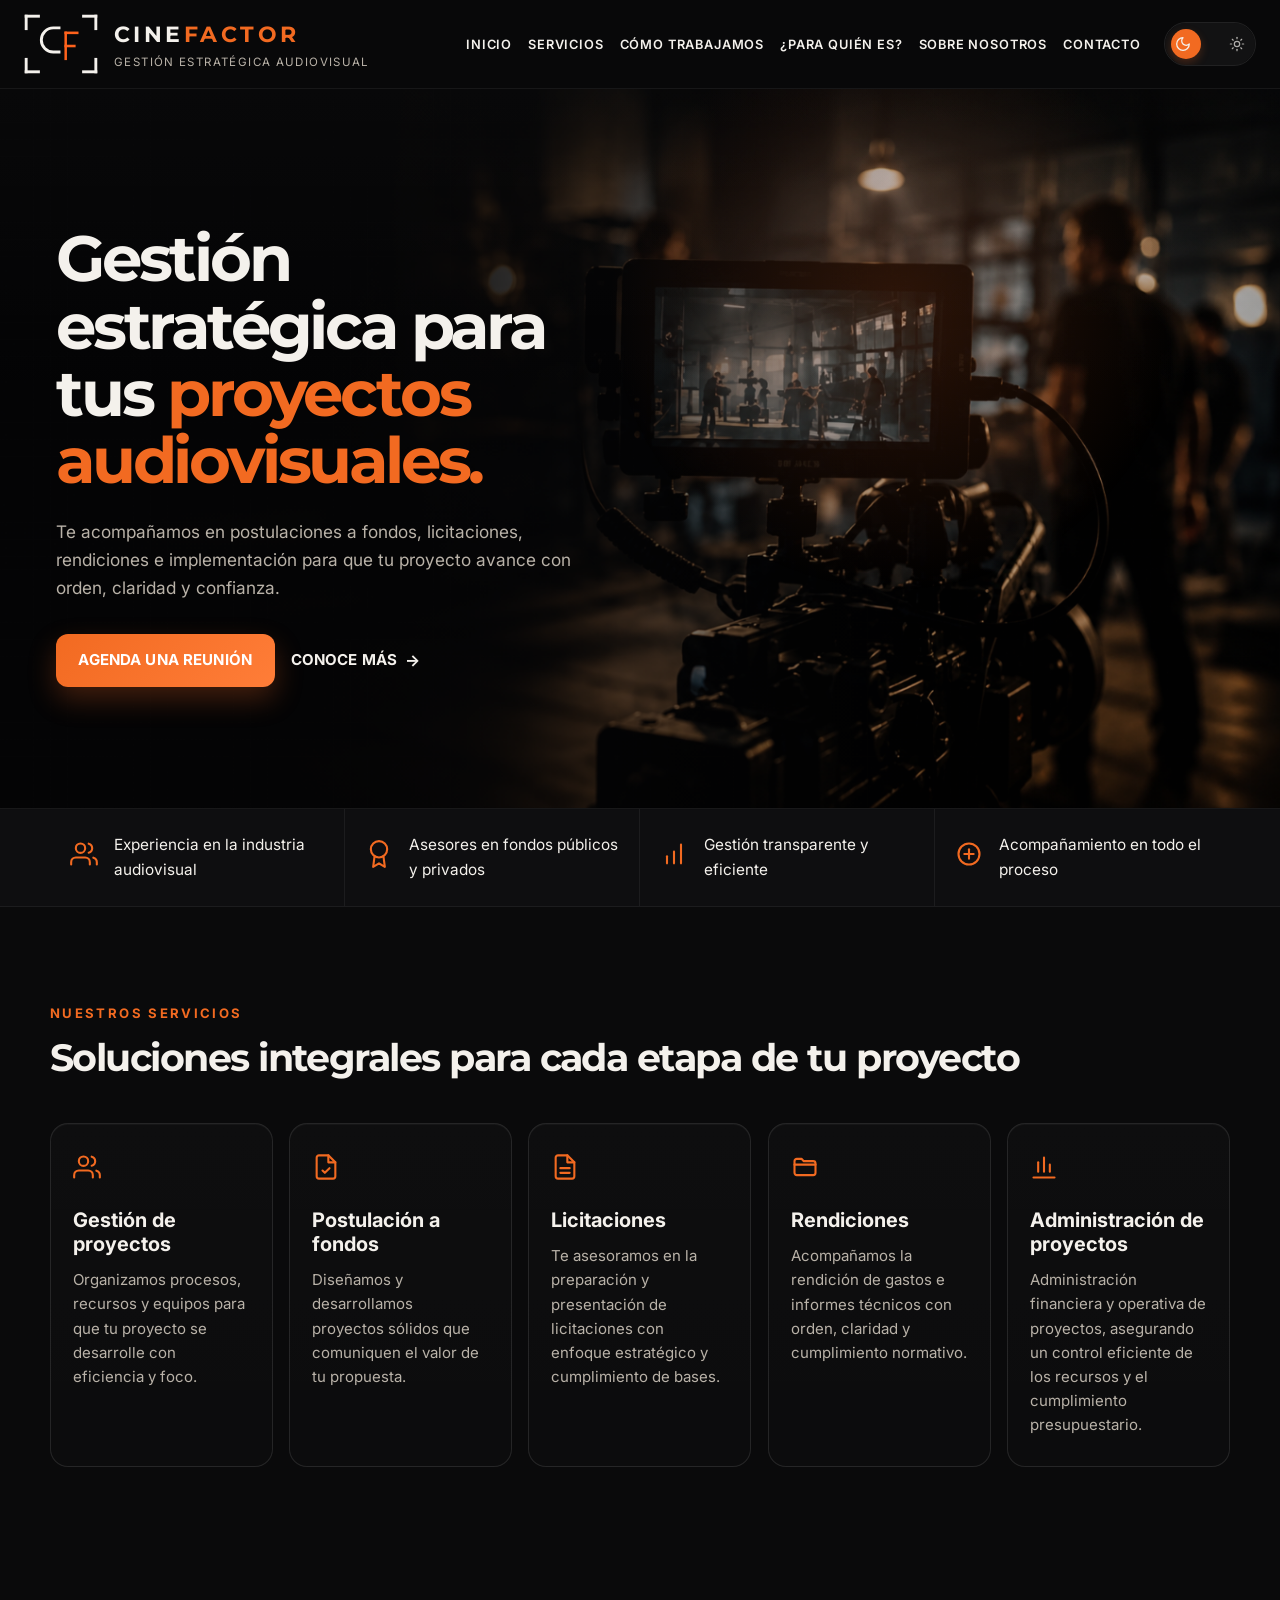
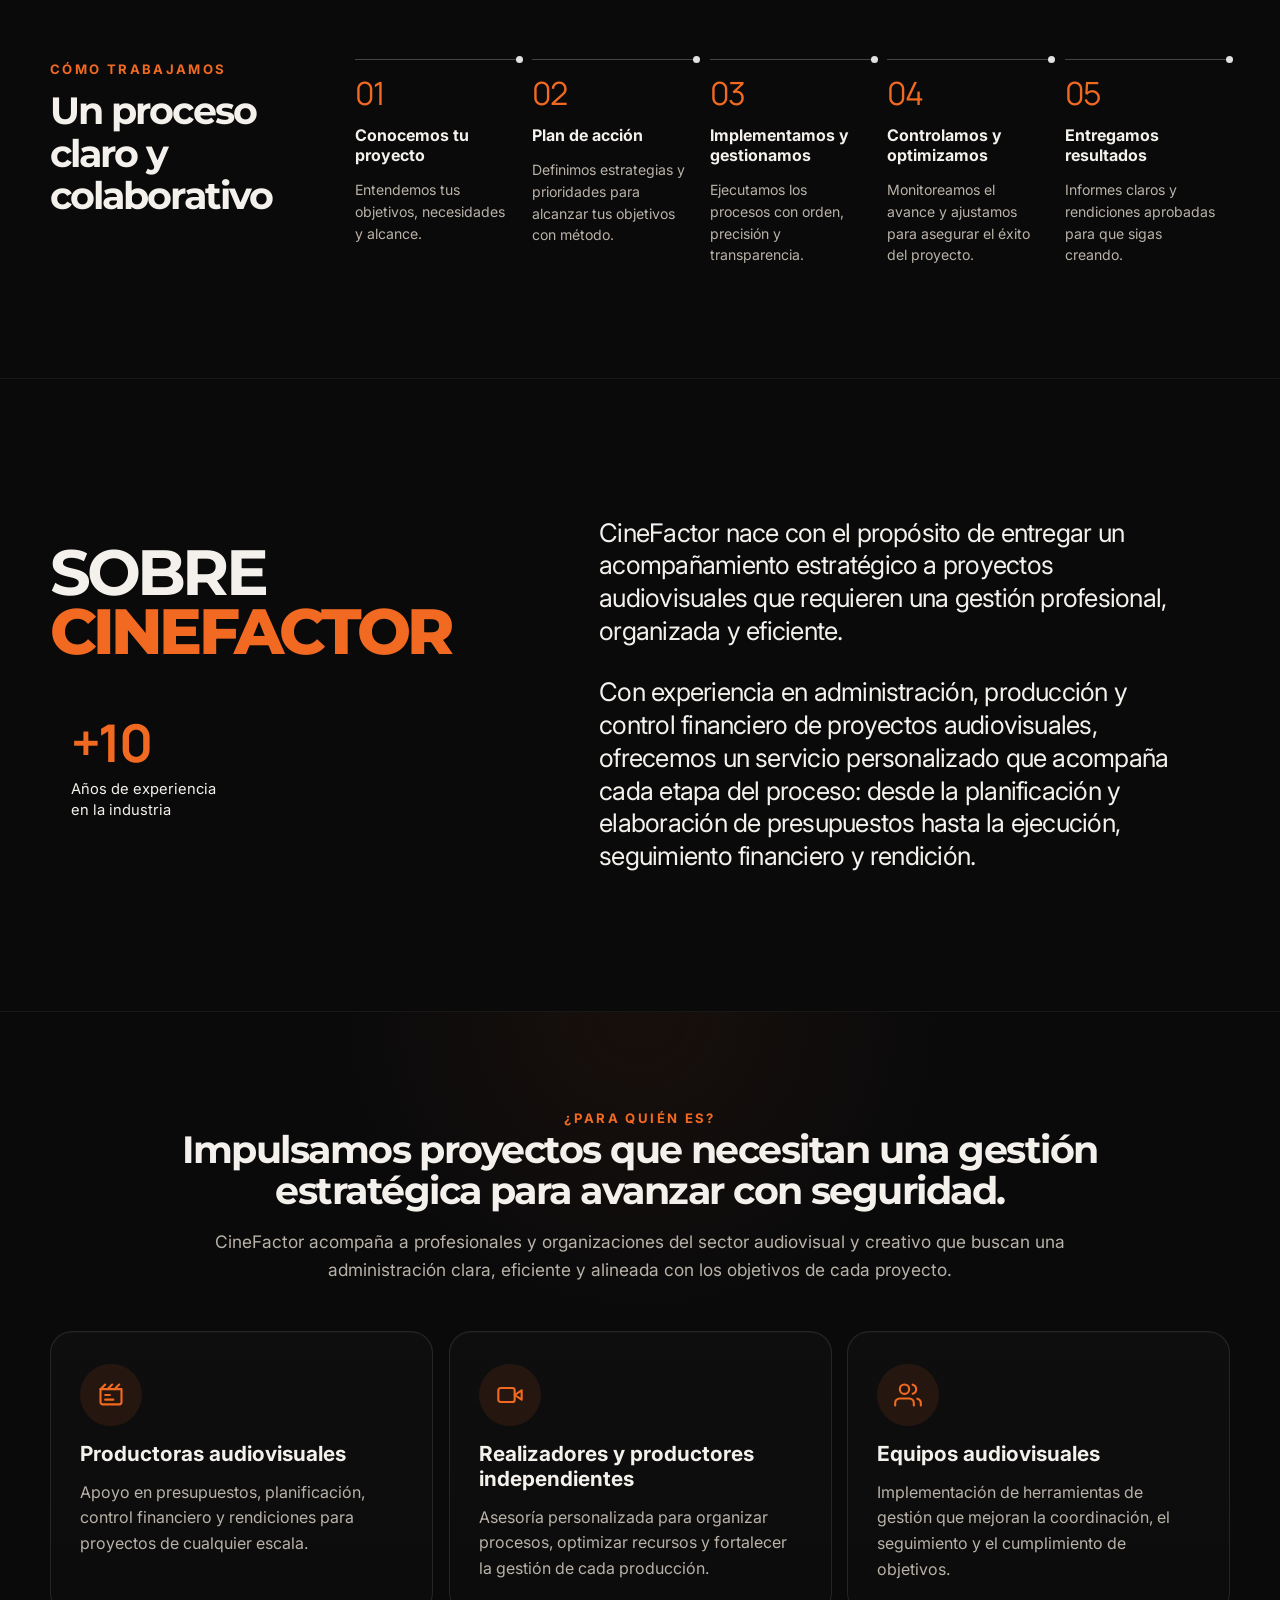
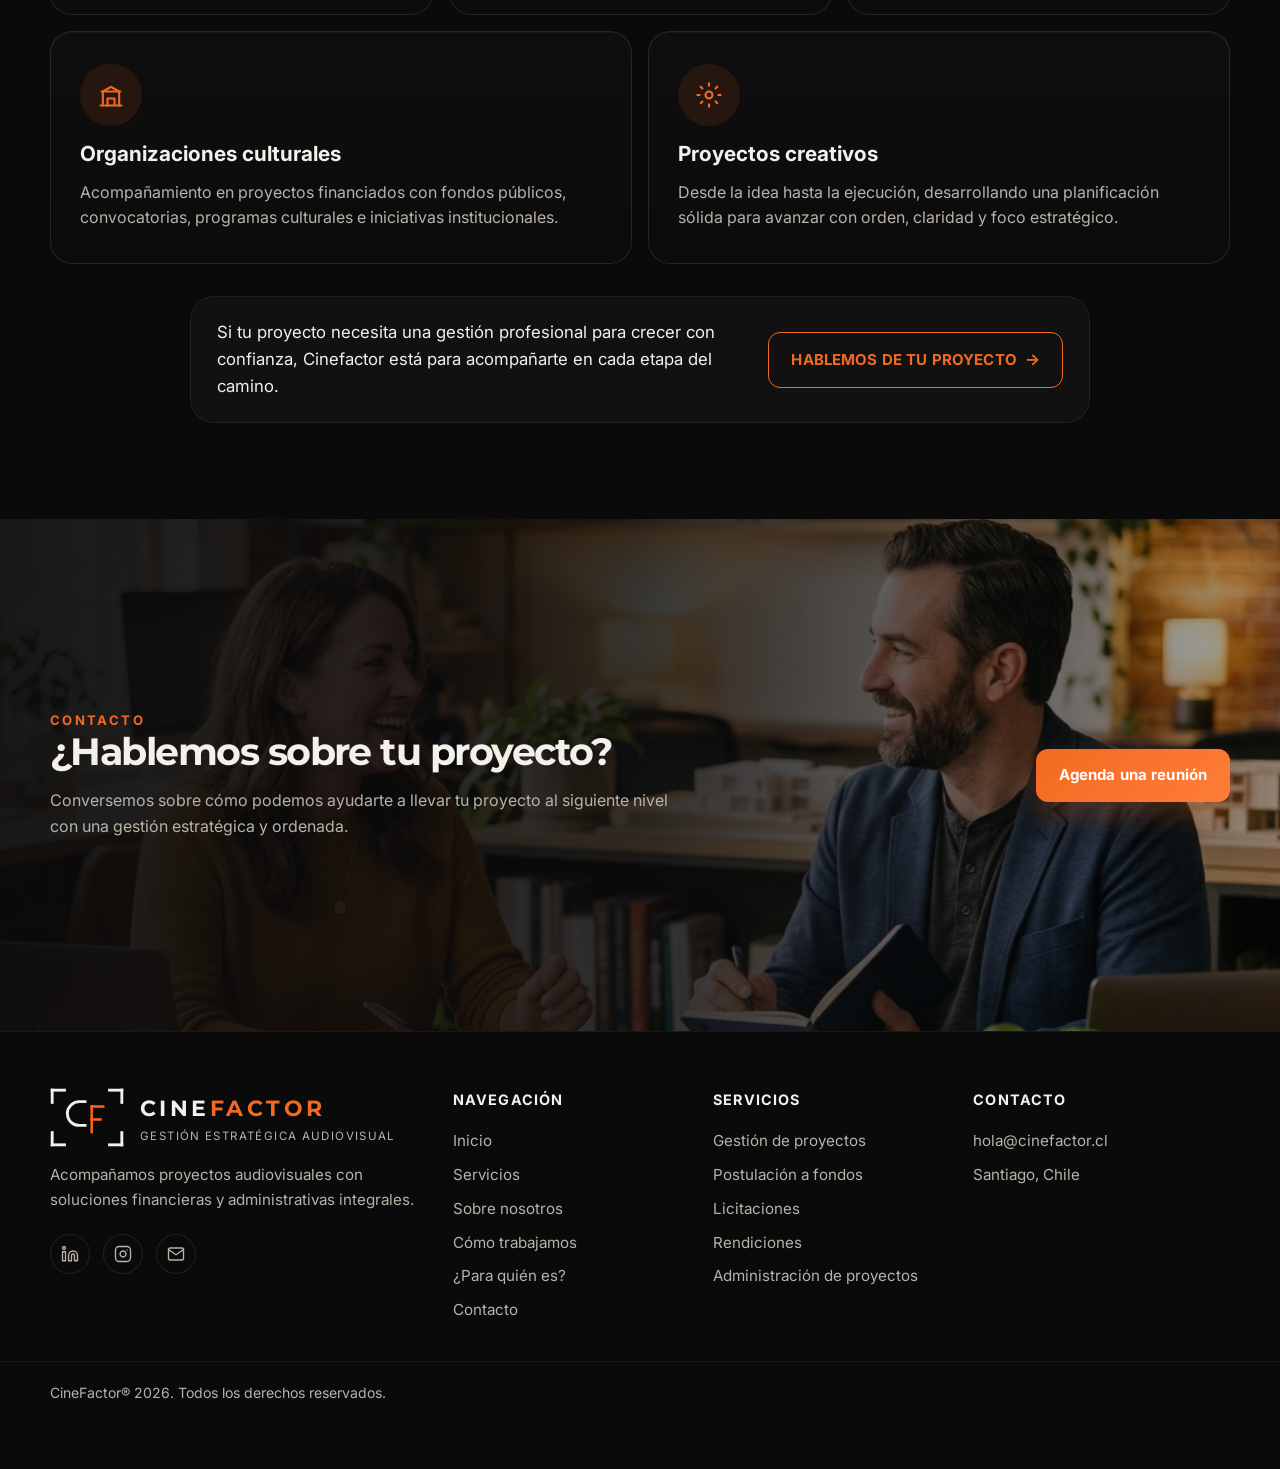
<file: index.html>
<!DOCTYPE html>
<html lang="es">
<head>
    <meta charset="UTF-8">
    <meta name="viewport" content="width=device-width, initial-scale=1.0">
    <title>Cinefactor | Gestión estratégica audiovisual</title>

    <meta name="description"
        content="Cinefactor acompaña proyectos audiovisuales con gestión estratégica, postulaciones a fondos, licitaciones, rendiciones y administración de proyectos en Chile.">
    <meta name="keywords"
        content="gestión audiovisual, proyectos audiovisuales chile, licitaciones audiovisuales, fondos públicos, rendiciones, administración de proyectos, cinefactor">
    <meta name="author" content="Cinefactor">
    <meta name="robots" content="index, follow">
    <link rel="canonical" href="https://www.cinefactor.cl/">

    <link rel="icon" type="image/svg+xml" href="images/favicon.svg">
    <link rel="alternate icon" type="image/png" href="images/favicon.png">

    <meta property="og:type" content="website">
    <meta property="og:url" content="https://www.cinefactor.cl/">
    <meta property="og:title" content="Cinefactor | Gestión estratégica audiovisual">
    <meta property="og:description"
        content="Impulsamos proyectos audiovisuales con orden, claridad y confianza mediante acompañamiento estratégico y administrativo.">
    <meta property="og:image" content="https://www.cinefactor.cl/images/banner.png">

    <meta property="twitter:card" content="summary_large_image">
    <meta property="twitter:url" content="https://www.cinefactor.cl/">
    <meta property="twitter:title" content="Cinefactor | Gestión estratégica audiovisual">
    <meta property="twitter:description"
        content="Gestión estratégica para proyectos audiovisuales: fondos, licitaciones, rendiciones y administración.">
    <meta property="twitter:image" content="https://www.cinefactor.cl/images/banner.png">

    <link rel="preconnect" href="https://fonts.googleapis.com">
    <link rel="preconnect" href="https://fonts.gstatic.com" crossorigin>
    <link
        href="https://fonts.googleapis.com/css2?family=Inter:wght@400;500;600;700&family=Montserrat:wght@600;700;800&family=Manrope:wght@600;700;800&display=swap"
        rel="stylesheet">

    <link href="css/style.css?v=2.0" rel="stylesheet">

    <script type="application/ld+json">
    {
      "@context": "https://schema.org",
      "@type": "ProfessionalService",
      "name": "Cinefactor",
      "image": "https://www.cinefactor.cl/images/banner.png",
      "description": "Equipo con más de 10 años de experiencia en gestión estratégica, licitaciones, fondos públicos y administración de proyectos audiovisuales en Chile.",
      "url": "https://www.cinefactor.cl/",
      "telephone": "+56954107334",
      "address": {
        "@type": "PostalAddress",
        "addressLocality": "Santiago",
        "addressCountry": "CL"
      },
      "email": "hola@cinefactor.cl",
      "areaServed": "Chile",
      "knowsAbout": [
        "Gestión de proyectos audiovisuales",
        "Licitaciones audiovisuales",
        "Postulación a fondos públicos",
        "Rendiciones e informes",
        "Administración de proyectos"
      ]
    }
    </script>
</head>
<body data-theme="dark">
    <header class="site-header">
        <div class="container">
            <nav class="navbar">
                <a href="#inicio" class="brand" aria-label="Cinefactor inicio">
                    <img class="brand-mark" src="images/logo-cinefactor-dark.svg" alt="Logo Cinefactor">
                    <span class="brand-copy">
                        <span class="brand-name"><span class="brand-name-base">CINE</span><span class="brand-name-accent">FACTOR</span></span>
                        <span class="brand-tagline">Gestión estratégica audiovisual</span>
                    </span>
                </a>

                <button class="menu-toggle" aria-label="Abrir menú" aria-expanded="false">
                    <span class="hamburger-line"></span>
                    <span class="hamburger-line"></span>
                    <span class="hamburger-line"></span>
                </button>

                <div class="nav-panel">
                    <ul class="nav-links">
                        <li><a href="#inicio">Inicio</a></li>
                        <li><a href="#servicios">Servicios</a></li>
                        <li><a href="#metodologia">Cómo trabajamos</a></li>
                        <li><a href="#para-quien">¿Para quién es?</a></li>
                        <li><a href="#sobre-nosotros">Sobre nosotros</a></li>
                        <li><a href="#contacto">Contacto</a></li>
                    </ul>
                    <button type="button" class="theme-toggle" id="theme-toggle" aria-label="Cambiar a modo claro" aria-pressed="false">
                        <span class="theme-toggle-track" aria-hidden="true">
                            <svg class="theme-icon theme-icon-moon" viewBox="0 0 24 24" fill="none" stroke="currentColor" stroke-width="1.8" stroke-linecap="round" stroke-linejoin="round">
                                <path d="M12 3a6 6 0 1 0 9 9 9 9 0 1 1-9-9Z"></path>
                            </svg>
                            <span class="theme-toggle-thumb"></span>
                            <svg class="theme-icon theme-icon-sun" viewBox="0 0 24 24" fill="none" stroke="currentColor" stroke-width="1.8" stroke-linecap="round" stroke-linejoin="round">
                                <circle cx="12" cy="12" r="4"></circle>
                                <path d="M12 2v2"></path>
                                <path d="M12 20v2"></path>
                                <path d="m4.93 4.93 1.41 1.41"></path>
                                <path d="m17.66 17.66 1.41 1.41"></path>
                                <path d="M2 12h2"></path>
                                <path d="M20 12h2"></path>
                                <path d="m6.34 17.66-1.41 1.41"></path>
                                <path d="m19.07 4.93-1.41 1.41"></path>
                            </svg>
                        </span>
                    </button>
                    <!-- <a href="mailto:hola@cinefactor.cl" class="btn btn-outline">Agenda reunión</a> -->
                </div>
            </nav>
        </div>
    </header>

    <main>
        <section id="inicio" class="hero">
            <div class="hero-media"></div>
            <div class="hero-overlay"></div>
            <div class="container hero-grid">
                <div class="hero-copy">
                    <!-- <p class="eyebrow">Gestión estratégica audiovisual</p> -->
                    <h1>Gestión estratégica para tus <span>proyectos audiovisuales.</span></h1>
                    <p class="hero-description">
                        Te acompañamos en postulaciones a fondos, licitaciones, rendiciones e implementación para que tu proyecto avance con orden, claridad y confianza.
                    </p>
                    <div class="hero-actions">
                        <a href="#contacto" class="btn btn-primary">AGENDA UNA REUNIÓN</a>
                        <a href="#servicios" class="btn btn-link">CONOCE MÁS</a>
                    </div>
                </div>
            </div>
        </section>

        <section class="value-strip">
            <div class="container value-grid">
                <article class="value-item">
                    <div class="value-icon">
                        <svg viewBox="0 0 24 24" fill="none" stroke="currentColor" stroke-width="1.8" stroke-linecap="round" stroke-linejoin="round">
                            <path d="M17 21v-2a4 4 0 0 0-4-4H5a4 4 0 0 0-4 4v2"></path>
                            <circle cx="9" cy="7" r="4"></circle>
                            <path d="M23 21v-2a4 4 0 0 0-3-3.87"></path>
                            <path d="M16 3.13a4 4 0 0 1 0 7.75"></path>
                        </svg>
                    </div>
                    <p>Experiencia en la industria audiovisual</p>
                </article>
                <article class="value-item">
                    <div class="value-icon">
                        <svg viewBox="0 0 24 24" fill="none" stroke="currentColor" stroke-width="1.8" stroke-linecap="round" stroke-linejoin="round">
                            <circle cx="12" cy="8" r="7"></circle>
                            <path d="M8.21 13.89 7 23l5-3 5 3-1.21-9.12"></path>
                        </svg>
                    </div>
                    <p>Asesores en fondos públicos y privados</p>
                </article>
                <article class="value-item">
                    <div class="value-icon">
                        <svg viewBox="0 0 24 24" fill="none" stroke="currentColor" stroke-width="1.8" stroke-linecap="round" stroke-linejoin="round">
                            <line x1="12" y1="20" x2="12" y2="10"></line>
                            <line x1="18" y1="20" x2="18" y2="4"></line>
                            <line x1="6" y1="20" x2="6" y2="14"></line>
                        </svg>
                    </div>
                    <p>Gestión transparente y eficiente</p>
                </article>
                <article class="value-item">
                    <div class="value-icon">
                        <svg viewBox="0 0 24 24" fill="none" stroke="currentColor" stroke-width="1.8" stroke-linecap="round" stroke-linejoin="round">
                            <path d="M8 12h8"></path>
                            <path d="M12 8v8"></path>
                            <circle cx="12" cy="12" r="9"></circle>
                        </svg>
                    </div>
                    <p>Acompañamiento en todo el proceso</p>
                </article>
            </div>
        </section>

        <section id="servicios" class="services-section">
            <div class="container">
                <div class="section-heading" data-reveal>
                    <p class="eyebrow">Nuestros servicios</p>
                    <div class="heading-row">
                        <h2>Soluciones integrales para cada etapa de tu proyecto</h2>
                        <!-- <a href="#contacto" class="section-link">Ver todos los servicios</a> -->
                    </div>
                </div>

                <div class="services-grid">
                    <article class="service-card" data-reveal>
                        <div class="service-icon">
                            <svg viewBox="0 0 24 24" fill="none" stroke="currentColor" stroke-width="1.8" stroke-linecap="round" stroke-linejoin="round">
                                <path d="M17 21v-2a4 4 0 0 0-4-4H5a4 4 0 0 0-4 4v2"></path>
                                <circle cx="9" cy="7" r="4"></circle>
                                <path d="M23 21v-2a4 4 0 0 0-3-3.87"></path>
                                <path d="M16 3.13a4 4 0 0 1 0 7.75"></path>
                            </svg>
                        </div>
                        <h3>Gestión de proyectos</h3>
                        <p>Organizamos procesos, recursos y equipos para que tu proyecto se desarrolle con eficiencia y foco.</p>
                    </article>
                    <article class="service-card" data-reveal>
                        <div class="service-icon">
                            <svg viewBox="0 0 24 24" fill="none" stroke="currentColor" stroke-width="1.8" stroke-linecap="round" stroke-linejoin="round">
                                <path d="M14 2H6a2 2 0 0 0-2 2v16a2 2 0 0 0 2 2h12a2 2 0 0 0 2-2V8z"></path>
                                <polyline points="14 2 14 8 20 8"></polyline>
                                <path d="m9 15 2 2 4-4"></path>
                            </svg>
                        </div>
                        <h3>Postulación a fondos</h3>
                        <p>Diseñamos y desarrollamos proyectos sólidos que comuniquen el valor de tu propuesta.</p>
                    </article>
                    <article class="service-card" data-reveal>
                        <div class="service-icon">
                            <svg viewBox="0 0 24 24" fill="none" stroke="currentColor" stroke-width="1.8" stroke-linecap="round" stroke-linejoin="round">
                                <path d="M14 2H6a2 2 0 0 0-2 2v16a2 2 0 0 0 2 2h12a2 2 0 0 0 2-2V8z"></path>
                                <polyline points="14 2 14 8 20 8"></polyline>
                                <line x1="16" y1="13" x2="8" y2="13"></line>
                                <line x1="16" y1="17" x2="8" y2="17"></line>
                            </svg>
                        </div>
                        <h3>Licitaciones</h3>
                        <p>Te asesoramos en la preparación y presentación de licitaciones con enfoque estratégico y cumplimiento de bases.</p>
                    </article>
                    <article class="service-card" data-reveal>
                        <div class="service-icon">
                            <svg viewBox="0 0 24 24" fill="none" stroke="currentColor" stroke-width="1.8" stroke-linecap="round" stroke-linejoin="round">
                                <path d="M3 7a2 2 0 0 1 2-2h4l2 2h8a2 2 0 0 1 2 2v8a2 2 0 0 1-2 2H5a2 2 0 0 1-2-2V7z"></path>
                                <path d="M3 10h18"></path>
                            </svg>
                        </div>
                        <h3>Rendiciones</h3>
                        <p>Acompañamos la rendición de gastos e informes técnicos con orden, claridad y cumplimiento normativo.</p>
                    </article>
                    <article class="service-card" data-reveal>
                        <div class="service-icon">
                            <svg viewBox="0 0 24 24" fill="none" stroke="currentColor" stroke-width="1.8" stroke-linecap="round" stroke-linejoin="round">
                                <path d="M21 21H3"></path>
                                <path d="M7 16V8"></path>
                                <path d="M12 16V4"></path>
                                <path d="M17 16v-6"></path>
                            </svg>
                        </div>
                        <h3>Administración de proyectos</h3>
                        <p>Administración financiera y operativa de proyectos, asegurando un control eficiente de los recursos y el cumplimiento presupuestario.</p>
                    </article>
                </div>
            </div>
        </section>

        <section id="metodologia" class="process-section">
            <div class="container">
                <div class="process-layout">
                    <div class="process-intro" data-reveal>
                        <p class="eyebrow">Cómo trabajamos</p>
                        <h2>Un proceso claro y colaborativo</h2>
                    </div>
                    <div class="process-grid">
                        <article class="process-step" data-reveal>
                            <span class="process-number">01</span>
                            <h3>Conocemos tu proyecto</h3>
                            <p>Entendemos tus objetivos, necesidades y alcance.</p>
                        </article>
                        <article class="process-step" data-reveal>
                            <span class="process-number">02</span>
                            <h3>Plan de acción</h3>
                            <p>Definimos estrategias y prioridades para alcanzar tus objetivos con método.</p>
                        </article>
                        <article class="process-step" data-reveal>
                            <span class="process-number">03</span>
                            <h3>Implementamos y gestionamos</h3>
                            <p>Ejecutamos los procesos con orden, precisión y transparencia.</p>
                        </article>
                        <article class="process-step" data-reveal>
                            <span class="process-number">04</span>
                            <h3>Controlamos y optimizamos</h3>
                            <p>Monitoreamos el avance y ajustamos para asegurar el éxito del proyecto.</p>
                        </article>
                        <article class="process-step" data-reveal>
                            <span class="process-number">05</span>
                            <h3>Entregamos resultados</h3>
                            <p>Informes claros y rendiciones aprobadas para que sigas creando.</p>
                        </article>
                    </div>
                </div>
            </div>
        </section>

        <section id="sobre-nosotros" class="about-section">
            <div class="container about-grid">
                <div class="about-side" data-reveal>
                    <div class="about-title-block">
                        <h2><span>Sobre</span> <strong>Cinefactor</strong></h2>
                    </div>
                    <article class="about-stat-card">
                        <strong>+10</strong>
                        <span>Años de experiencia en la industria</span>
                    </article>
                </div>
                <div class="about-copy-frame" data-reveal>
                    <div class="about-copy">
                        <p>
                            CineFactor nace con el propósito de entregar un acompañamiento estratégico a proyectos
                            audiovisuales que requieren una gestión profesional, organizada y eficiente.
                        </p>
                        <p>
                            Con experiencia en administración, producción y control financiero de proyectos audiovisuales,
                            ofrecemos un servicio personalizado que acompaña cada etapa del proceso: desde la
                            planificación y elaboración de presupuestos hasta la ejecución, seguimiento financiero y rendición.
                        </p>
                    </div>
                </div>
            </div>
        </section>

        

        <section id="para-quien" class="audience-section">
            <div class="container">
                <div class="audience-heading" data-reveal>
                    <p class="eyebrow">¿Para quién es?</p>
                    <h2>Impulsamos proyectos que necesitan una gestión estratégica para avanzar con seguridad.</h2>
                    <p>
                        CineFactor acompaña a profesionales y organizaciones del sector audiovisual y creativo que buscan
                        una administración clara, eficiente y alineada con los objetivos de cada proyecto.
                    </p>
                </div>

                <div class="audience-grid">
                    <article class="audience-card" data-reveal>
                        <div class="audience-icon">
                            <svg viewBox="0 0 24 24" fill="none" stroke="currentColor" stroke-width="1.8" stroke-linecap="round" stroke-linejoin="round">
                                <path d="M3 7h18v11a2 2 0 0 1-2 2H5a2 2 0 0 1-2-2V7Z"></path>
                                <path d="m3 7 4-4"></path>
                                <path d="m9 7 4-4"></path>
                                <path d="m15 7 4-4"></path>
                                <path d="M7 12h4"></path>
                                <path d="M7 16h7"></path>
                            </svg>
                        </div>
                        <h3>Productoras audiovisuales</h3>
                        <p>Apoyo en presupuestos, planificación, control financiero y rendiciones para proyectos de cualquier escala.</p>
                    </article>
                    <article class="audience-card" data-reveal>
                        <div class="audience-icon">
                            <svg viewBox="0 0 24 24" fill="none" stroke="currentColor" stroke-width="1.8" stroke-linecap="round" stroke-linejoin="round">
                                <path d="m22 8-6 4 6 4V8Z"></path>
                                <rect x="2" y="6" width="14" height="12" rx="2" ry="2"></rect>
                            </svg>
                        </div>
                        <h3>Realizadores y productores independientes</h3>
                        <p>Asesoría personalizada para organizar procesos, optimizar recursos y fortalecer la gestión de cada producción.</p>
                    </article>
                    <article class="audience-card" data-reveal>
                        <div class="audience-icon">
                            <svg viewBox="0 0 24 24" fill="none" stroke="currentColor" stroke-width="1.8" stroke-linecap="round" stroke-linejoin="round">
                                <path d="M17 21v-2a4 4 0 0 0-4-4H5a4 4 0 0 0-4 4v2"></path>
                                <circle cx="9" cy="7" r="4"></circle>
                                <path d="M23 21v-2a4 4 0 0 0-3-3.87"></path>
                                <path d="M16 3.13a4 4 0 0 1 0 7.75"></path>
                            </svg>
                        </div>
                        <h3>Equipos audiovisuales</h3>
                        <p>Implementación de herramientas de gestión que mejoran la coordinación, el seguimiento y el cumplimiento de objetivos.</p>
                    </article>
                    <article class="audience-card" data-reveal>
                        <div class="audience-icon">
                            <svg viewBox="0 0 24 24" fill="none" stroke="currentColor" stroke-width="1.8" stroke-linecap="round" stroke-linejoin="round">
                                <path d="M3 21h18"></path>
                                <path d="M5 21V9l7-4 7 4v12"></path>
                                <path d="M9 21v-6h6v6"></path>
                                <path d="M4 9h16"></path>
                            </svg>
                        </div>
                        <h3>Organizaciones culturales</h3>
                        <p>Acompañamiento en proyectos financiados con fondos públicos, convocatorias, programas culturales e iniciativas institucionales.</p>
                    </article>
                    <article class="audience-card" data-reveal>
                        <div class="audience-icon">
                            <svg viewBox="0 0 24 24" fill="none" stroke="currentColor" stroke-width="1.8" stroke-linecap="round" stroke-linejoin="round">
                                <circle cx="12" cy="12" r="3"></circle>
                                <path d="M12 2v2"></path>
                                <path d="M12 20v2"></path>
                                <path d="m4.93 4.93 1.41 1.41"></path>
                                <path d="m17.66 17.66 1.41 1.41"></path>
                                <path d="M2 12h2"></path>
                                <path d="M20 12h2"></path>
                                <path d="m6.34 17.66-1.41 1.41"></path>
                                <path d="m19.07 4.93-1.41 1.41"></path>
                            </svg>
                        </div>
                        <h3>Proyectos creativos</h3>
                        <p>Desde la idea hasta la ejecución, desarrollando una planificación sólida para avanzar con orden, claridad y foco estratégico.</p>
                    </article>
                </div>

                <div class="audience-cta" data-reveal>
                    <p>Si tu proyecto necesita una gestión profesional para crecer con confianza, Cinefactor está para acompañarte en cada etapa del camino.</p>
                    <a href="#contacto" class="btn btn-dark">HABLEMOS DE TU PROYECTO</a>
                </div>
            </div>
        </section>

        <section id="contacto" class="contact-section">
            <div class="contact-bg"></div>
            <div class="contact-overlay"></div>
            <div class="container contact-grid">
                <div class="contact-copy" data-reveal>
                    <p class="eyebrow">Contacto</p>
                    <h2>¿Hablemos sobre tu proyecto?</h2>
                    <p>Conversemos sobre cómo podemos ayudarte a llevar tu proyecto al siguiente nivel con una gestión estratégica y ordenada.</p>
                </div>
                <div class="contact-actions" data-reveal>
                    <a href="mailto:hola@cinefactor.cl" class="btn btn-primary">Agenda una reunión</a>
                    <!-- <a href="tel:+56954107334" class="contact-direct">+56 9 5410 7334</a> -->
                </div>
            </div>
        </section>
    </main>

    <footer class="site-footer">
        <div class="container footer-grid">
            <div class="footer-brand">
                <a href="#inicio" class="brand brand-footer" aria-label="Cinefactor inicio">
                    <img class="brand-mark" src="images/logo-cinefactor-dark.svg" alt="Logo Cinefactor">
                    <span class="brand-copy">
                        <span class="brand-name"><span class="brand-name-base">CINE</span><span class="brand-name-accent">FACTOR</span></span>
                        <span class="brand-tagline">Gestión estratégica audiovisual</span>
                    </span>
                </a>
                <p>Acompañamos proyectos audiovisuales con soluciones financieras y administrativas integrales.</p>
                <div class="footer-socials">
                    <a href="https://www.linkedin.com/" target="_blank" rel="noopener noreferrer" aria-label="LinkedIn">
                        <svg viewBox="0 0 24 24" fill="none" stroke="currentColor" stroke-width="1.8" stroke-linecap="round" stroke-linejoin="round">
                            <path d="M16 8a6 6 0 0 1 6 6v7h-4v-7a2 2 0 0 0-2-2 2 2 0 0 0-2 2v7h-4v-7a6 6 0 0 1 6-6z"></path>
                            <rect x="2" y="9" width="4" height="12"></rect>
                            <circle cx="4" cy="4" r="2"></circle>
                        </svg>
                    </a>
                    <a href="https://www.instagram.com/" target="_blank" rel="noopener noreferrer" aria-label="Instagram">
                        <svg viewBox="0 0 24 24" fill="none" stroke="currentColor" stroke-width="1.8" stroke-linecap="round" stroke-linejoin="round">
                            <rect x="2" y="2" width="20" height="20" rx="5" ry="5"></rect>
                            <path d="M16 11.37A4 4 0 1 1 12.63 8 4 4 0 0 1 16 11.37z"></path>
                            <line x1="17.5" y1="6.5" x2="17.51" y2="6.5"></line>
                        </svg>
                    </a>
                    <a href="mailto:hola@cinefactor.cl" aria-label="Correo electrónico">
                        <svg viewBox="0 0 24 24" fill="none" stroke="currentColor" stroke-width="1.8" stroke-linecap="round" stroke-linejoin="round">
                            <path d="M4 4h16c1.1 0 2 .9 2 2v12c0 1.1-.9 2-2 2H4c-1.1 0-2-.9-2-2V6c0-1.1.9-2 2-2z"></path>
                            <polyline points="22,6 12,13 2,6"></polyline>
                        </svg>
                    </a>
                </div>
            </div>

            <div class="footer-nav">
                <h3>Navegación</h3>
                <a href="#inicio">Inicio</a>
                <a href="#servicios">Servicios</a>
                <a href="#sobre-nosotros">Sobre nosotros</a>
                <a href="#metodologia">Cómo trabajamos</a>
                <a href="#para-quien">¿Para quién es?</a>
                <a href="#contacto">Contacto</a>
            </div>

            <div class="footer-nav">
                <h3>Servicios</h3>
                <span>Gestión de proyectos</span>
                <span>Postulación a fondos</span>
                <span>Licitaciones</span>
                <span>Rendiciones</span>
                <span>Administración de proyectos</span>
            </div>

            <div class="footer-contact">
                <h3>Contacto</h3>
                <a href="mailto:hola@cinefactor.cl">hola@cinefactor.cl</a>
                <!-- <a href="tel:+56954107334">+56 9 5410 7334</a> -->
                <span>Santiago, Chile</span>
            </div>
        </div>
        <div class="footer-bottom">
            <div class="container footer-bottom-content">
                <p>CineFactor&reg; <span id="current-year"></span>. Todos los derechos reservados.</p>
            </div>
        </div>
    </footer>

    <script>
        document.addEventListener('DOMContentLoaded', () => {
            const body = document.body;
            const menuToggle = document.querySelector('.menu-toggle');
            const navPanel = document.querySelector('.nav-panel');
            const navItems = document.querySelectorAll('.nav-links a');
            const currentYear = document.getElementById('current-year');
            const themeToggle = document.getElementById('theme-toggle');
            const brandMarks = document.querySelectorAll('.brand-mark');
            const revealItems = document.querySelectorAll('[data-reveal]');

            const applyTheme = (theme) => {
                const nextTheme = theme === 'light' ? 'light' : 'dark';
                body.setAttribute('data-theme', nextTheme);

                brandMarks.forEach((logo) => {
                    logo.src = nextTheme === 'light'
                        ? 'images/logo-cinefactor-light.svg'
                        : 'images/logo-cinefactor-dark.svg';
                });

                if (themeToggle) {
                    const isLight = nextTheme === 'light';
                    themeToggle.setAttribute('aria-pressed', String(isLight));
                    themeToggle.setAttribute('aria-label', isLight ? 'Cambiar a modo oscuro' : 'Cambiar a modo claro');
                }
            };

            if (currentYear) {
                currentYear.textContent = new Date().getFullYear();
            }

            const savedTheme = localStorage.getItem('cinefactor-theme');
            applyTheme(savedTheme || body.getAttribute('data-theme'));

            if (themeToggle) {
                themeToggle.addEventListener('click', () => {
                    const currentTheme = body.getAttribute('data-theme');
                    const nextTheme = currentTheme === 'dark' ? 'light' : 'dark';
                    applyTheme(nextTheme);
                    localStorage.setItem('cinefactor-theme', nextTheme);
                });
            }

            const animateReveal = (element) => {
                if (element.classList.contains('reveal-visible')) return;

                element.classList.add('reveal-visible');

                if (window.matchMedia('(prefers-reduced-motion: reduce)').matches) {
                    return;
                }

                element.animate([
                    {
                        opacity: 0,
                        transform: 'translate3d(0, 56px, 0) scale(0.96)'
                    },
                    {
                        opacity: 1,
                        transform: 'translate3d(0, 0, 0) scale(1)'
                    }
                ], {
                    duration: 650,
                    easing: 'cubic-bezier(0.22, 1, 0.36, 1)',
                    fill: 'both'
                });
            };

            const revealTarget = (selector) => {
                if (!selector || !selector.startsWith('#')) return;
                const target = document.querySelector(selector);
                if (target) {
                    if (target.matches('[data-reveal]')) {
                        animateReveal(target);
                    }

                    target.querySelectorAll('[data-reveal]').forEach((child) => {
                        animateReveal(child);
                    });
                }
            };

            if ('IntersectionObserver' in window) {
                const itemObserver = new IntersectionObserver((entries) => {
                    entries.forEach((entry) => {
                        if (entry.isIntersecting) {
                            animateReveal(entry.target);
                            itemObserver.unobserve(entry.target);
                        }
                    });
                }, {
                    threshold: 0.16,
                    rootMargin: '0px 0px -10% 0px'
                });

                revealItems.forEach((item) => {
                    itemObserver.observe(item);
                });
            } else {
                revealItems.forEach((item) => animateReveal(item));
            }

            revealTarget(window.location.hash);

            const toggleMenu = () => {
                const isOpen = menuToggle.getAttribute('aria-expanded') === 'true';
                menuToggle.setAttribute('aria-expanded', String(!isOpen));
                menuToggle.classList.toggle('active');
                navPanel.classList.toggle('open');
                document.body.classList.toggle('menu-open', !isOpen);
            };

            menuToggle.addEventListener('click', toggleMenu);

            navItems.forEach((item) => {
                item.addEventListener('click', () => {
                    revealTarget(item.getAttribute('href'));
                    if (navPanel.classList.contains('open')) {
                        toggleMenu();
                    }
                });
            });

            document.addEventListener('click', (event) => {
                if (
                    navPanel.classList.contains('open') &&
                    !navPanel.contains(event.target) &&
                    !menuToggle.contains(event.target)
                ) {
                    toggleMenu();
                }
            });
        });
    </script>
</body>
</html>
</file>
<file: css/style.css>
:root {
    --bg-page: #0a0a0b;
    --bg-surface: #111113;
    --bg-card: #151518;
    --bg-card-soft: #1b1b20;
    --bg-light: #f5f1ea;
    --text-primary: #f4f1ec;
    --text-secondary: #b9b2a8;
    --text-dark: #181513;
    --accent: #f26a21;
    --accent-strong: #ff7d38;
    --line: rgba(255, 255, 255, 0.1);
    --line-soft: rgba(255, 255, 255, 0.06);
    --shadow: 0 24px 60px rgba(0, 0, 0, 0.28);
    --header-bg: rgba(8, 8, 10, 0.88);
    --surface-strong: #0e0e10;
    --card-bg: linear-gradient(180deg, rgba(255, 255, 255, 0.02), rgba(255, 255, 255, 0.01));
    --card-hover-bg: linear-gradient(180deg, rgba(242, 106, 33, 0.08), rgba(255, 255, 255, 0.02));
    --about-frame-bg: rgba(255, 255, 255, 0.01);
    --about-frame-border: rgba(255, 255, 255, 0.05);
    --contact-overlay: linear-gradient(90deg, rgba(10, 10, 11, 0.94) 0%, rgba(10, 10, 11, 0.82) 50%, rgba(10, 10, 11, 0.35) 100%);
    --hero-gradient: linear-gradient(90deg, rgba(5, 5, 6, 0.94) 0%, rgba(5, 5, 6, 0.86) 36%, rgba(5, 5, 6, 0.28) 72%);
    --hero-mobile-gradient: linear-gradient(180deg, rgba(5, 5, 6, 0.9) 0%, rgba(5, 5, 6, 0.72) 55%, rgba(5, 5, 6, 0.6) 100%);
    --hero-overlay-glow: radial-gradient(circle at 70% 30%, rgba(242, 106, 33, 0.18), transparent 28%), linear-gradient(180deg, rgba(255, 255, 255, 0.02), transparent 45%);
    --audience-card-bg: rgba(255, 255, 255, 0.72);
    --audience-card-border: rgba(24, 21, 19, 0.06);
    --audience-cta-bg: rgba(24, 21, 19, 0.04);
    --audience-text-muted: rgba(24, 21, 19, 0.72);
    --audience-body-muted: rgba(24, 21, 19, 0.76);
    --toggle-bg: rgba(255, 255, 255, 0.04);
    --toggle-border: rgba(255, 255, 255, 0.1);
    --toggle-label: #f4f1ec;
    --toggle-thumb: #f26a21;
}

body[data-theme="light"] {
    --bg-page: #f6f1e8;
    --bg-surface: #fdfaf5;
    --bg-card: #ffffff;
    --bg-card-soft: #f3ede3;
    --bg-light: #f6f1e8;
    --text-primary: #181513;
    --text-secondary: #675d53;
    --text-dark: #181513;
    --line: rgba(24, 21, 19, 0.12);
    --line-soft: rgba(24, 21, 19, 0.08);
    --shadow: 0 24px 50px rgba(55, 38, 17, 0.10);
    --header-bg: rgba(246, 241, 232, 0.88);
    --surface-strong: #fffaf2;
    --card-bg: linear-gradient(180deg, rgba(255, 255, 255, 0.95), rgba(248, 244, 236, 0.95));
    --card-hover-bg: linear-gradient(180deg, rgba(242, 106, 33, 0.10), rgba(255, 255, 255, 0.98));
    --about-frame-bg: rgba(255, 255, 255, 0.9);
    --about-frame-border: rgba(24, 21, 19, 0.08);
    --contact-overlay: linear-gradient(90deg, rgba(246, 241, 232, 0.92) 0%, rgba(246, 241, 232, 0.78) 50%, rgba(246, 241, 232, 0.45) 100%);
    --hero-gradient: linear-gradient(90deg, rgba(246, 241, 232, 0.95) 0%, rgba(246, 241, 232, 0.86) 36%, rgba(246, 241, 232, 0.42) 72%);
    --hero-mobile-gradient: linear-gradient(180deg, rgba(246, 241, 232, 0.94) 0%, rgba(246, 241, 232, 0.82) 55%, rgba(246, 241, 232, 0.62) 100%);
    --hero-overlay-glow: radial-gradient(circle at 70% 30%, rgba(242, 106, 33, 0.10), transparent 28%), linear-gradient(180deg, rgba(255, 255, 255, 0.18), transparent 45%);
    --audience-card-bg: rgba(255, 255, 255, 0.88);
    --audience-card-border: rgba(24, 21, 19, 0.08);
    --audience-cta-bg: rgba(24, 21, 19, 0.05);
    --audience-text-muted: rgba(24, 21, 19, 0.74);
    --audience-body-muted: rgba(24, 21, 19, 0.78);
    --toggle-bg: rgba(24, 21, 19, 0.05);
    --toggle-border: rgba(24, 21, 19, 0.12);
    --toggle-label: #181513;
    --toggle-thumb: #f26a21;
}

* {
    box-sizing: border-box;
    margin: 0;
    padding: 0;
}

html {
    scroll-behavior: smooth;
}

body {
    background: var(--bg-page);
    color: var(--text-primary);
    font-family: "Inter", sans-serif;
    line-height: 1.6;
    overflow-x: hidden;
    -webkit-font-smoothing: antialiased;
}

body.menu-open {
    overflow: hidden;
}

a {
    color: inherit;
}

img {
    display: block;
    max-width: 100%;
}

.container {
    width: min(1180px, calc(100% - 48px));
    margin: 0 auto;
}

.eyebrow {
    color: var(--accent);
    font-size: 0.82rem;
    font-weight: 700;
    letter-spacing: 0.18em;
    text-transform: uppercase;
}

.site-header {
    position: sticky;
    top: 0;
    z-index: 100;
    background: var(--header-bg);
    border-bottom: 1px solid var(--line-soft);
    backdrop-filter: blur(18px);
}

.site-header .container {
    width: 100%;
    max-width: none;
    padding: 0 2rem;
}

.navbar {
    min-height: 88px;
    display: flex;
    align-items: center;
    justify-content: space-between;
    gap: 1rem;
}

.brand {
    display: inline-flex;
    align-items: center;
    gap: 1rem;
    text-decoration: none;
    margin-left: 0;
    flex: 0 0 auto;
}

.brand-mark {
    width: 74px;
    height: auto;
    flex: 0 0 auto;
}

.brand-copy {
    display: flex;
    flex-direction: column;
    gap: 0.1rem;
}

.brand-name {
    font-family: "Montserrat", sans-serif;
    font-size: 1.35rem;
    font-weight: 700;
    letter-spacing: 0.16em;
}

.brand-name-base {
    color: var(--text-primary);
}

.brand-name-accent {
    color: var(--accent);
}

.brand-tagline {
    color: var(--text-secondary);
    font-size: 0.72rem;
    letter-spacing: 0.12em;
    text-transform: uppercase;
}

.nav-panel {
    display: flex;
    align-items: center;
    gap: 1.15rem;
    margin-left: auto;
    transform: none;
}

.theme-toggle {
    border: 1px solid var(--toggle-border);
    background: transparent;
    padding: 0;
    border-radius: 999px;
    cursor: pointer;
    color: var(--toggle-label);
    overflow: hidden;
    margin-left: 0.7rem;
    flex: 0 0 auto;
}

.theme-toggle-track {
    position: relative;
    display: flex;
    align-items: center;
    justify-content: space-between;
    gap: 0.6rem;
    min-height: 42px;
    min-width: 90px;
    padding: 0.35rem 0.65rem;
    border-radius: 999px;
    background: var(--toggle-bg);
}

.theme-icon {
    position: relative;
    z-index: 1;
    width: 16px;
    height: 16px;
    color: var(--toggle-label);
    opacity: 0.7;
    transition: opacity 0.2s ease, transform 0.2s ease;
}

.theme-toggle-thumb {
    position: absolute;
    top: 50%;
    left: 6px;
    z-index: 0;
    width: 30px;
    height: 30px;
    border-radius: 50%;
    background: var(--toggle-thumb);
    box-shadow: 0 4px 10px rgba(242, 106, 33, 0.24);
    transform: translateY(-50%);
    transition: transform 0.25s ease, background 0.25s ease;
}

body[data-theme="dark"] .theme-icon-moon,
body[data-theme="light"] .theme-icon-sun {
    opacity: 1;
    transform: scale(1.05);
}

body[data-theme="dark"] .theme-toggle-thumb {
    transform: translateY(-50%) translateX(0);
}

body[data-theme="light"] .theme-toggle-thumb {
    transform: translateY(-50%) translateX(48px);
}

.nav-links {
    list-style: none;
    display: flex;
    align-items: center;
    gap: 1.2rem;
}

.nav-links a {
    color: var(--text-primary);
    text-decoration: none;
    font-size: 0.84rem;
    font-weight: 600;
    letter-spacing: 0.08em;
    text-transform: uppercase;
    white-space: nowrap;
    transition: color 0.2s ease;
}

@media (max-width: 1280px) {
    .site-header .container {
        padding: 0 1.5rem;
    }

    .nav-panel {
        gap: 0.95rem;
    }

    .nav-links {
        gap: 1rem;
    }

    .nav-links a {
        font-size: 0.8rem;
        letter-spacing: 0.065em;
    }

    .theme-toggle {
        margin-left: 0.5rem;
    }
}

@media (max-width: 1120px) {
    .brand-mark {
        width: 68px;
    }

    .brand-name {
        font-size: 1.24rem;
    }

    .brand-tagline {
        font-size: 0.68rem;
    }

    .nav-panel {
        gap: 0.8rem;
    }

    .nav-links {
        gap: 0.85rem;
    }

    .nav-links a {
        font-size: 0.76rem;
        letter-spacing: 0.055em;
    }

    .theme-toggle-track {
        min-width: 84px;
    }
}

.nav-links a:hover,
.nav-links a:focus-visible {
    color: var(--accent-strong);
}

.menu-toggle {
    display: none;
    width: 44px;
    height: 44px;
    border: 1px solid var(--line);
    border-radius: 12px;
    background: transparent;
    cursor: pointer;
    align-items: center;
    justify-content: center;
    flex-direction: column;
    gap: 5px;
}

.hamburger-line {
    width: 20px;
    height: 2px;
    background: var(--text-primary);
    transition: transform 0.25s ease, opacity 0.25s ease;
}

.menu-toggle.active .hamburger-line:nth-child(1) {
    transform: translateY(7px) rotate(45deg);
}

.menu-toggle.active .hamburger-line:nth-child(2) {
    opacity: 0;
}

.menu-toggle.active .hamburger-line:nth-child(3) {
    transform: translateY(-7px) rotate(-45deg);
}

.btn {
    display: inline-flex;
    align-items: center;
    justify-content: center;
    gap: 0.5rem;
    min-height: 50px;
    padding: 0.9rem 1.4rem;
    border-radius: 12px;
    text-decoration: none;
    font-size: 0.94rem;
    font-weight: 700;
    letter-spacing: 0.01em;
    white-space: nowrap;
    transition: transform 0.2s ease, background 0.2s ease, border-color 0.2s ease, color 0.2s ease;
}

.btn:hover,
.btn:focus-visible {
    transform: translateY(-1px);
}

.btn-primary {
    background: linear-gradient(135deg, var(--accent) 0%, var(--accent-strong) 100%);
    color: #fff;
    box-shadow: 0 12px 28px rgba(242, 106, 33, 0.26);
}

.btn-outline {
    border: 1px solid rgba(242, 106, 33, 0.5);
    color: var(--text-primary);
}

.btn-outline:hover,
.btn-outline:focus-visible {
    border-color: var(--accent);
    background: rgba(242, 106, 33, 0.08);
}

.btn-link {
    color: var(--text-primary);
    padding-inline: 0;
    min-height: auto;
}

.btn-link::after,
.section-link::after,
.btn-dark::after {
    content: "→";
    font-size: 1rem;
}

.hero {
    position: relative;
    min-height: 720px;
    display: flex;
    align-items: center;
    border-bottom: 1px solid var(--line-soft);
    overflow: hidden;
}

[data-reveal] {
    opacity: 0;
    transform: translate3d(0, 56px, 0) scale(0.96);
    will-change: opacity, transform;
}

[data-reveal].reveal-visible {
    opacity: 1;
    transform: translate3d(0, 0, 0) scale(1);
}

.hero-media,
.hero-overlay {
    position: absolute;
    inset: 0;
}

.hero-media {
    background:
        var(--hero-gradient),
        url("../images/hero-boceto-clean.png") center center / cover no-repeat;
    animation: heroKenBurns 18s ease-in-out infinite alternate;
    transform-origin: center center;
    will-change: transform, filter;
}

.hero-overlay {
    background: var(--hero-overlay-glow);
    animation: heroOverlayPulse 12s ease-in-out infinite alternate;
}

.hero-grid {
    position: relative;
    z-index: 1;
    width: 100%;
    padding: 6rem 0;
    padding-left: 3.5rem;
}

.hero-copy {
    max-width: 580px;
}

.hero h1 {
    margin-top: 1rem;
    font-family: "Montserrat", sans-serif;
    font-size: clamp(2.8rem, 5vw, 4.8rem);
    line-height: 1.05;
    letter-spacing: -0.05em;
}

.hero h1 span {
    color: var(--accent);
}

.hero-description {
    max-width: 540px;
    margin-top: 1.5rem;
    color: var(--text-secondary);
    font-size: 1.08rem;
}

.hero-actions {
    display: flex;
    align-items: center;
    gap: 1rem;
    margin-top: 2rem;
}

.value-strip {
    border-bottom: 1px solid var(--line-soft);
    background: var(--surface-strong);
}

.value-grid {
    display: grid;
    grid-template-columns: repeat(4, 1fr);
}

.value-item {
    display: flex;
    align-items: center;
    gap: 1rem;
    padding: 1.5rem 1.25rem;
    border-right: 1px solid var(--line-soft);
}

.value-item:last-child {
    border-right: 0;
}

.value-icon,
.service-icon {
    color: var(--accent);
    flex: 0 0 auto;
}

.value-icon svg,
.service-icon svg,
.audience-icon svg {
    width: 28px;
    height: 28px;
}

.value-item p {
    font-size: 0.96rem;
    color: var(--text-primary);
}

.services-section,
.about-section,
.process-section,
.contact-section {
    padding: 6rem 0;
}

.section-heading {
    margin-bottom: 2.8rem;
}

.heading-row {
    margin-top: 0.8rem;
    display: flex;
    justify-content: space-between;
    gap: 2rem;
    align-items: end;
}

.heading-row h2,
.section-heading h2,
.about-copy h2,
.audience-heading h2,
.contact-copy h2 {
    font-family: "Montserrat", sans-serif;
    font-size: clamp(2rem, 3vw, 3.2rem);
    line-height: 1.08;
    letter-spacing: -0.04em;
}

.section-link {
    color: var(--text-primary);
    text-decoration: none;
    font-size: 0.92rem;
    font-weight: 700;
    white-space: nowrap;
}

.services-grid {
    display: grid;
    grid-template-columns: repeat(5, minmax(0, 1fr));
    gap: 1rem;
}

.service-card {
    min-height: 280px;
    padding: 1.8rem 1.4rem;
    background: var(--card-bg);
    border: 1px solid var(--line);
    border-radius: 18px;
    box-shadow: inset 0 1px 0 rgba(255, 255, 255, 0.03);
    transition: transform 0.2s ease, border-color 0.2s ease, background 0.2s ease;
}

.service-card:hover {
    transform: translateY(-4px);
    border-color: rgba(242, 106, 33, 0.45);
    background: var(--card-hover-bg);
}

.service-card h3 {
    margin-top: 1.2rem;
    font-size: 1.25rem;
    line-height: 1.2;
}

.service-card p {
    margin-top: 0.8rem;
    color: var(--text-secondary);
    font-size: 0.94rem;
}

.about-section {
    background: var(--bg-page);
    border-top: 1px solid var(--line-soft);
    border-bottom: 1px solid var(--line-soft);
}

.about-grid {
    display: grid;
    grid-template-columns: 0.9fr 1.3fr;
    gap: 2.5rem;
    align-items: stretch;
}

.about-side {
    display: flex;
    flex-direction: column;
    justify-content: center;
    gap: 2rem;
    padding: 0.25rem 0;
}

.about-title-block h2 {
    font-family: "Montserrat", sans-serif;
    font-size: clamp(3rem, 5vw, 5.25rem);
    line-height: 0.92;
    letter-spacing: -0.06em;
    text-transform: uppercase;
}

.about-title-block span {
    display: block;
    color: var(--text-primary);
}

.about-title-block strong {
    display: block;
    color: var(--accent);
    font-weight: 800;
}

.about-stat-card {
    width: 190px;
    padding: 1.6rem 1.3rem;
    background: transparent;
    border: none;
    border-radius: 2px;
    box-shadow: none;
}

.about-stat-card strong {
    display: block;
    color: var(--accent);
    font-family: "Manrope", sans-serif;
    font-size: 3.25rem;
    letter-spacing: -0.05em;
    line-height: 0.95;
}

.about-stat-card span {
    display: block;
    margin-top: 0.7rem;
    color: var(--text-primary);
    font-size: 0.92rem;
    line-height: 1.45;
}

.about-copy-frame {
    border: none;
    background: transparent;
    padding: 2.6rem 2.7rem;
}

.about-copy {
    max-width: 760px;
}

.about-copy p {
    color: var(--text-primary);
    font-size: clamp(1.35rem, 2vw, 1.7rem);
    line-height: 1.28;
    letter-spacing: -0.03em;
}

.about-copy p + p {
    margin-top: 1.8rem;
}

.process-layout {
    display: grid;
    grid-template-columns: 0.95fr 3.05fr;
    gap: 2rem;
    align-items: start;
}

.process-intro {
    max-width: 260px;
}

.process-intro h2 {
    margin-top: 0.65rem;
    font-family: "Montserrat", sans-serif;
    font-size: clamp(2rem, 3vw, 3rem);
    line-height: 1.1;
    letter-spacing: -0.05em;
}

.process-grid {
    display: grid;
    grid-template-columns: repeat(5, minmax(0, 1fr));
    gap: 0.75rem;
}

.process-step {
    position: relative;
    padding: 1.1rem 0.7rem 1rem 0;
    transition:
        background 0.25s ease,
        padding 0.25s ease,
        transform 0.25s ease;
}

.process-step::before {
    content: "";
    position: absolute;
    top: 0;
    left: 0;
    right: 0;
    height: 1px;
    background: rgba(255, 255, 255, 0.24);
}

.process-step::after {
    content: "";
    position: absolute;
    top: -3px;
    right: -3px;
    width: 7px;
    height: 7px;
    border-radius: 50%;
    background: rgba(255, 255, 255, 0.88);
}

.process-number {
    display: inline-block;
    margin-bottom: 1rem;
    color: var(--accent);
    font-family: "Manrope", sans-serif;
    font-size: 2rem;
    line-height: 1;
    letter-spacing: -0.06em;
}

.process-step h3 {
    max-width: 180px;
    font-size: 1rem;
    line-height: 1.25;
}

.process-step p {
    margin-top: 0.9rem;
    color: var(--text-secondary);
    font-size: 0.88rem;
    line-height: 1.55;
}

.process-step-featured,
.process-step:hover {
    background: rgba(255, 255, 255, 0.04);
    padding: 1.1rem 0.95rem 1rem;
    transform: translateY(-2px);
}

body[data-theme="light"] .process-step::before {
    background: rgba(24, 21, 19, 0.18);
}

body[data-theme="light"] .process-step::after {
    background: rgba(24, 21, 19, 0.82);
}

body[data-theme="light"] .process-step-featured,
body[data-theme="light"] .process-step:hover {
    background: rgba(24, 21, 19, 0.05);
}

.audience-section {
    padding: 6rem 0;
    background:
        radial-gradient(circle at top center, rgba(242, 106, 33, 0.06), transparent 24%),
        var(--bg-page);
    color: var(--text-primary);
}

.audience-heading {
    max-width: 930px;
    margin: 0 auto;
    text-align: center;
}

.audience-heading p:last-child {
    margin-top: 1rem;
    color: var(--text-secondary);
    font-size: 1.08rem;
}

.audience-grid {
    margin-top: 3rem;
    display: grid;
    grid-template-columns: repeat(6, 1fr);
    gap: 1rem;
}

.audience-card {
    grid-column: span 2;
    padding: 2rem 1.8rem;
    background: var(--card-bg);
    border: 1px solid var(--line);
    border-radius: 22px;
    box-shadow: inset 0 1px 0 rgba(255, 255, 255, 0.03);
}

.audience-card:nth-child(4),
.audience-card:nth-child(5) {
    grid-column: span 3;
}

.audience-icon {
    width: 62px;
    height: 62px;
    display: grid;
    place-items: center;
    border-radius: 50%;
    color: var(--accent);
    background: rgba(242, 106, 33, 0.1);
}

.audience-card h3 {
    margin-top: 1rem;
    font-size: 1.3rem;
    line-height: 1.2;
}

.audience-card p {
    margin-top: 0.8rem;
    color: var(--text-secondary);
}

.audience-cta {
    margin: 2rem auto 0;
    max-width: 900px;
    padding: 1.4rem 1.6rem;
    border-radius: 24px;
    background: rgba(255, 255, 255, 0.03);
    border: 1px solid var(--line-soft);
    display: flex;
    align-items: center;
    justify-content: space-between;
    gap: 1.5rem;
}

.audience-cta p {
    max-width: 560px;
    font-size: 1.05rem;
}

.btn-dark {
    background: #141416;
    color: var(--bg-light);
    box-shadow: var(--shadow);
}

body[data-theme="dark"] .btn-dark {
    background: transparent;
    color: var(--accent);
    border: 1px solid var(--accent);
    box-shadow: none;
}

body[data-theme="light"] .audience-section {
    background:
        radial-gradient(circle at top center, rgba(242, 106, 33, 0.06), transparent 24%),
        var(--bg-light);
    color: var(--text-dark);
}

body[data-theme="light"] .audience-heading p:last-child {
    color: var(--audience-text-muted);
}

body[data-theme="light"] .audience-card {
    background: var(--audience-card-bg);
    border: 1px solid var(--audience-card-border);
    box-shadow: 0 14px 40px rgba(36, 25, 12, 0.08);
}

body[data-theme="light"] .audience-card p {
    color: var(--audience-body-muted);
}

body[data-theme="light"] .audience-cta {
    background: var(--audience-cta-bg);
    border-color: transparent;
}

.contact-section {
    position: relative;
    overflow: hidden;
}

.contact-bg,
.contact-overlay {
    position: absolute;
    inset: 0;
}

.contact-bg {
    background: url("../images/consultation.png") center center / cover no-repeat;
}

.contact-overlay {
    background: var(--contact-overlay);
}

.contact-grid {
    position: relative;
    z-index: 1;
    min-height: 320px;
    display: grid;
    grid-template-columns: 1.1fr 0.9fr;
    gap: 2rem;
    align-items: center;
}

.contact-copy p:not(.eyebrow) {
    margin-top: 1rem;
    max-width: 620px;
    color: var(--text-secondary);
}

.contact-actions {
    display: flex;
    flex-direction: column;
    align-items: flex-end;
    gap: 1rem;
}

.contact-direct {
    color: var(--text-primary);
    text-decoration: none;
    font-weight: 600;
}

.site-footer {
    padding: 3.5rem 0 4rem;
    border-top: 1px solid var(--line-soft);
}

.footer-bottom {
    margin-top: 2.4rem;
    border-top: 1px solid var(--line-soft);
}

.footer-bottom-content {
    padding-top: 1.25rem;
}

.footer-bottom-content p {
    color: var(--text-secondary);
    font-size: 0.88rem;
}

.footer-grid {
    display: grid;
    grid-template-columns: 1.3fr 0.8fr 0.8fr 0.9fr;
    gap: 2rem;
}

.brand-footer {
    margin-bottom: 1rem;
}

.footer-socials {
    margin-top: 1.35rem;
    display: flex;
    align-items: center;
    gap: 0.8rem;
}

.footer-socials a {
    width: 40px;
    height: 40px;
    display: inline-flex;
    align-items: center;
    justify-content: center;
    border-radius: 50%;
    border: 1px solid var(--line);
    color: var(--text-secondary);
    text-decoration: none;
    transition: color 0.2s ease, border-color 0.2s ease, background 0.2s ease, transform 0.2s ease;
}

.footer-socials a:hover,
.footer-socials a:focus-visible {
    color: var(--accent);
    border-color: rgba(242, 106, 33, 0.5);
    background: rgba(242, 106, 33, 0.06);
    transform: translateY(-2px);
}

.footer-socials svg {
    width: 18px;
    height: 18px;
}

.footer-brand p,
.footer-nav a,
.footer-nav span,
.footer-contact a,
.footer-contact span {
    color: var(--text-secondary);
    font-size: 0.95rem;
}

.footer-nav,
.footer-contact {
    display: flex;
    flex-direction: column;
    gap: 0.6rem;
}

.footer-nav h3,
.footer-contact h3 {
    margin-bottom: 0.5rem;
    font-size: 0.9rem;
    color: var(--text-primary);
    letter-spacing: 0.08em;
    text-transform: uppercase;
}

.footer-nav a,
.footer-contact a {
    text-decoration: none;
}

@keyframes heroKenBurns {
    0% {
        transform: scale(1) translate3d(0, 0, 0);
        filter: brightness(0.96);
    }

    100% {
        transform: scale(1.06) translate3d(-1.2%, -0.8%, 0);
        filter: brightness(1.04);
    }
}

@keyframes heroOverlayPulse {
    0% {
        opacity: 0.82;
    }

    100% {
        opacity: 1;
    }
}

@media (prefers-reduced-motion: reduce) {
    .reveal-section {
        opacity: 1;
        transform: none;
        animation: none;
    }

    [data-reveal] {
        opacity: 1;
        transform: none;
        animation: none;
        transition: none;
    }

    .hero-media,
    .hero-overlay {
        animation: none;
    }
}

@media (max-width: 1100px) {
    .services-grid,
    .process-grid {
        grid-template-columns: repeat(3, minmax(0, 1fr));
    }

    .value-grid {
        grid-template-columns: repeat(2, 1fr);
    }

    .value-item:nth-child(2) {
        border-right: 0;
    }

    .value-item:nth-child(-n + 2) {
        border-bottom: 1px solid var(--line-soft);
    }

    .footer-grid {
        grid-template-columns: repeat(2, minmax(0, 1fr));
    }

    .process-layout {
        grid-template-columns: 1fr;
        gap: 1.8rem;
    }

    .process-intro {
        max-width: 560px;
    }
}

@media (max-width: 900px) {
    .site-header .container {
        padding: 0 1rem;
    }

    .menu-toggle {
        display: inline-flex;
    }

    .nav-panel {
        position: absolute;
        top: calc(100% + 12px);
        left: 24px;
        right: 24px;
        padding: 1.2rem;
        border: 1px solid var(--line);
        border-radius: 18px;
        background: var(--bg-surface);
        box-shadow: var(--shadow);
        flex-direction: column;
        align-items: stretch;
        opacity: 0;
        pointer-events: none;
        transform: translateY(-10px);
        transition: opacity 0.25s ease, transform 0.25s ease;
        margin-left: 0;
    }

    .nav-panel.open {
        opacity: 1;
        pointer-events: auto;
        transform: translateY(0);
    }

    .nav-links {
        flex-direction: column;
        align-items: flex-start;
        gap: 1rem;
    }

    .btn-outline {
        width: 100%;
    }

    .theme-toggle {
        width: fit-content;
        align-self: center;
    }

    .theme-toggle-track {
        justify-content: space-between;
        min-width: 90px;
    }

    .hero {
        min-height: 680px;
    }

    .heading-row,
    .about-grid,
    .contact-grid,
    .audience-cta {
        grid-template-columns: 1fr;
        display: grid;
    }

    .contact-actions {
        align-items: flex-start;
    }

    .audience-cta {
        align-items: start;
    }

    .about-side {
        gap: 1.5rem;
    }

    .about-stat-card {
        width: 100%;
        max-width: 220px;
    }

    .about-copy-frame {
        padding: 2rem 1.6rem;
    }

    .audience-grid {
        grid-template-columns: 1fr 1fr;
    }

    .process-grid {
        grid-template-columns: repeat(2, minmax(0, 1fr));
    }

    .audience-card,
    .audience-card:nth-child(4),
    .audience-card:nth-child(5) {
        grid-column: span 1;
    }
}

@media (max-width: 720px) {
    .container {
        width: min(100% - 32px, 1180px);
    }

    .brand-copy {
        display: none;
    }

    .hero-grid,
    .services-section,
    .about-section,
    .process-section,
    .audience-section,
    .contact-section {
        padding-top: 4.5rem;
        padding-bottom: 4.5rem;
    }

    .hero-grid {
        padding-left: 0;
    }

    .hero-media {
        background:
            var(--hero-mobile-gradient),
            url("../images/hero-boceto-clean.png") center center / cover no-repeat;
        animation-duration: 14s;
    }

    .hero-actions {
        flex-direction: column;
        align-items: stretch;
    }

    .btn-link {
        justify-content: center;
        padding: 0.95rem 1.3rem;
        border: 1px solid var(--line);
        border-radius: 12px;
        background: rgba(255, 255, 255, 0.03);
    }

    .value-grid,
    .services-grid,
    .process-grid,
    .audience-grid,
    .footer-grid {
        grid-template-columns: 1fr;
    }

    .value-item,
    .value-item:nth-child(2) {
        border-right: 0;
    }

    .value-item:not(:last-child) {
        border-bottom: 1px solid var(--line-soft);
    }

    .service-card,
    .process-step {
        min-height: auto;
    }

    .process-step,
    .process-step-featured {
        padding-left: 0;
        padding-right: 0;
    }

    .audience-card,
    .audience-card:nth-child(4),
    .audience-card:nth-child(5) {
        grid-column: auto;
    }

    .contact-grid {
        min-height: auto;
    }

    .about-title-block h2 {
        font-size: 2.8rem;
    }

    .about-copy p {
        font-size: 1.18rem;
        line-height: 1.4;
    }
}
</file>
